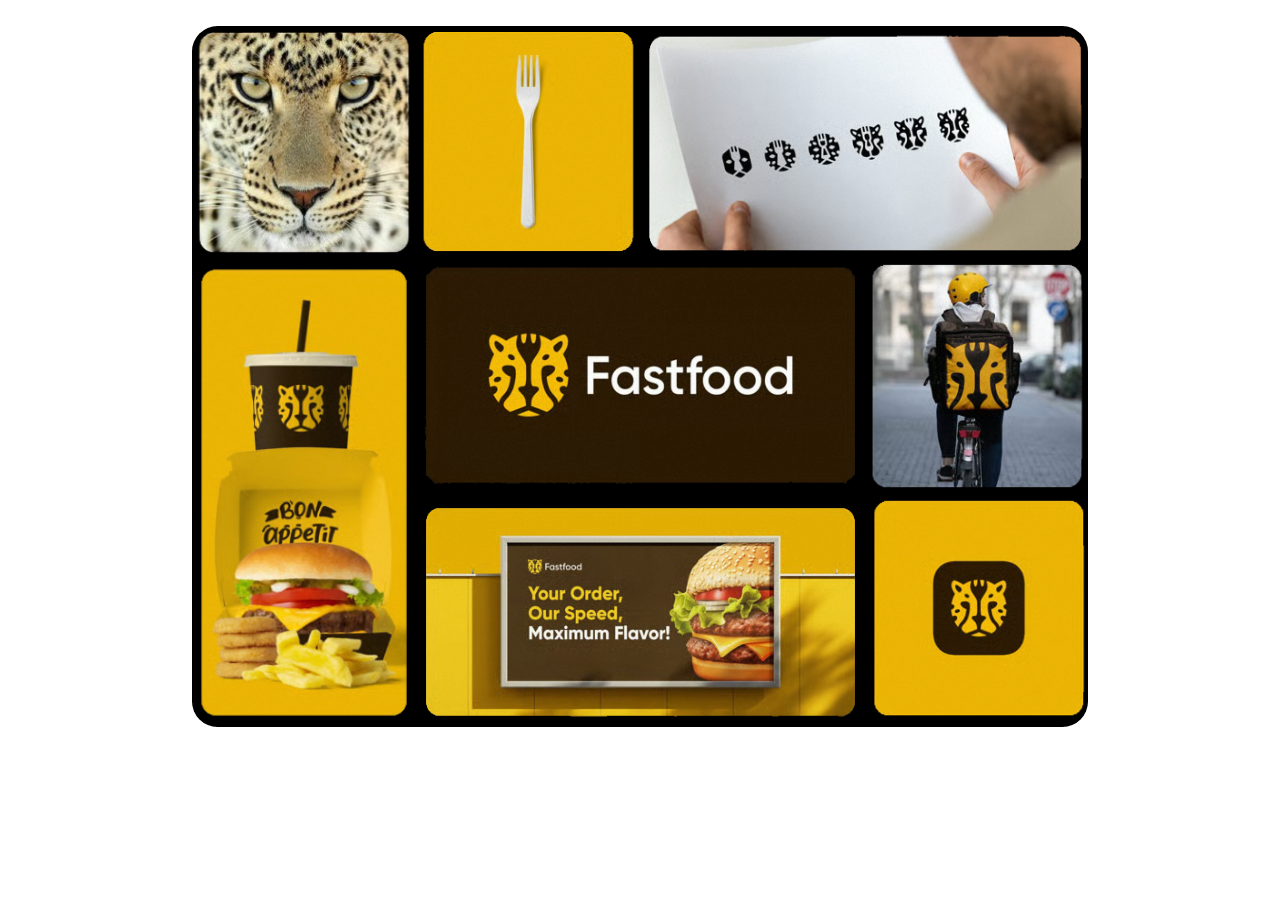
<file: Dia10/index.html>
<!DOCTYPE html>
<html lang="en">
<head>
    <meta charset="UTF-8">
    <meta name="viewport" content="width=device-width, initial-scale=1.0">
    <title>Html grid</title>
    <link rel="stylesheet" href="style/style.css">
</head>
<body>
    <div class="box ">
        <img src="img/anuncio.png" alt="" class="ft1">
        <img src="img/fastfood.png" alt="" class="ft2">
        <img src="img/figuras.png" alt="" class="ft3">
        <img src="img/hamburguesa.png" alt="" class="ft4">
        <img src="img/leon.png" alt="" class="ft5">
        <img src="img/rappi.png" alt="" class="ft6">
        <img src="img/tenedor.png" alt="" class="ft7">
        <img src="img/tigre.png" alt="" class="ft8">

    </div>
</body>
</html>
</file>
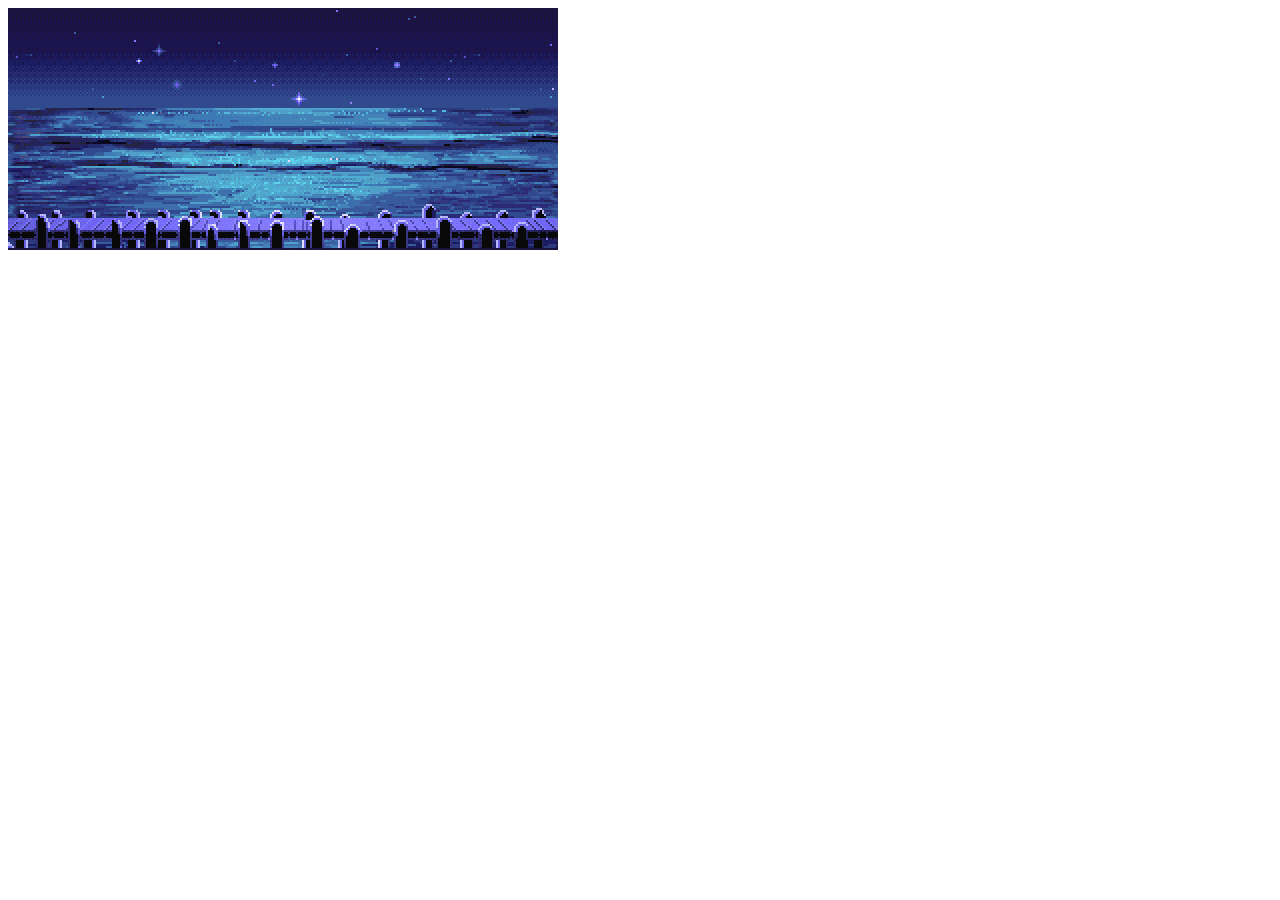
<file: Dia11/index.html>
<!DOCTYPE html>
<html lang="en">
<head>
    <meta charset="UTF-8">
    <meta name="viewport" content="width=device-width, initial-scale=1.0">
    <title>running</title>
    <link rel="stylesheet" href="style/style.css">
</head>
<body>
    <div class="fondo"></div>
    <div class="puente"></div>
    <div class="personaje"></div>
</body>
</html>
</file>
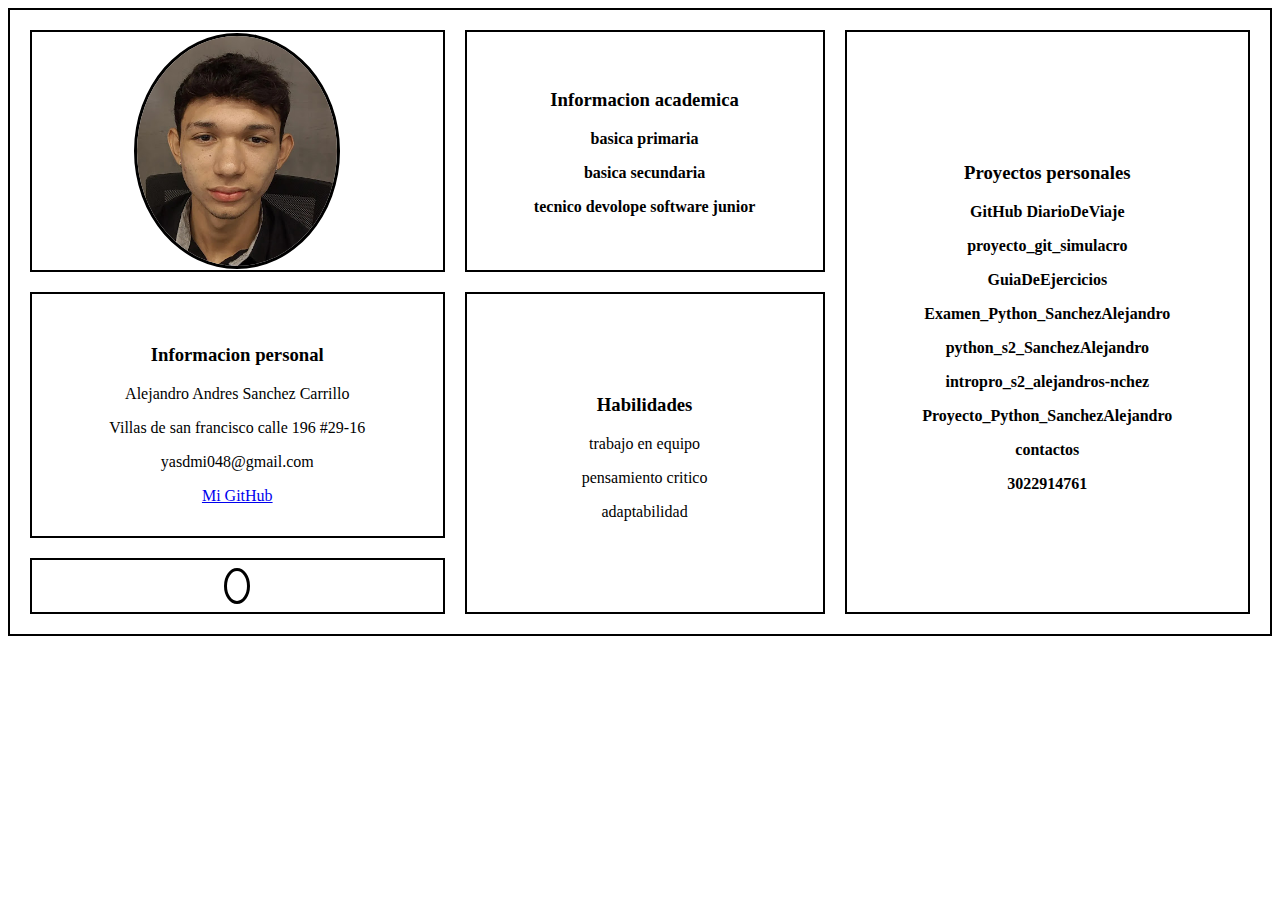
<file: Dia2/index.html>
<!DOCTYPE html>
<html lang="en">
<head>
    <meta charset="UTF-8">
    <meta name="viewport" content="width=device-width, initial-scale=1.0">
    <title>proyecto de vida</title>
</head>
<link rel="stylesheet" href="./css/style.css">
<body>
    <table style="width: 100%; border-spacing: 20px 20px; border-collapse: separate;">

  <tr>
    <th>
      
      <div class="circulo">
          <img src="./img/alejandro.jpg" alt="no tienes internet">
      </div>
    </th>
    
    <th >
      <h3 >Informacion academica </h3> 
      <p>basica primaria</p>
      <p>basica secundaria</p>
      
      <p>tecnico devolope software junior </p>
    </th>

    <th  rowspan="3" style="padding-top: 10px;">
      <h3>Proyectos personales </h3>
      <p >GitHub
        DiarioDeViaje</p>
        <p >proyecto_git_simulacro</p>
        <p>GuiaDeEjercicios</p>
        <p>Examen_Python_SanchezAlejandro</p>
        <p>python_s2_SanchezAlejandro</p>
        <p>intropro_s2_alejandros-nchez</p>
        <p>Proyecto_Python_SanchezAlejandro</p>
      <p>contactos </p>
      <p>3022914761</p>
      
    </th>
    </td>
  </tr>

  <tr>
    <td>
      <div class="Informacion">
          <h3>Informacion personal</h3> 
          <p> Alejandro Andres Sanchez Carrillo</p>
          <p>Villas de san francisco calle 196 #29-16</p>
          <p>yasdmi048@gmail.com</p>
          <a href="https://github.com/Alejandro270704?tab=repositories"> Mi GitHub</a>
      </div> 
    </td>

    <td rowspan="3" style="padding-top: 10px;">
        <div class="Habilidades">
    
            <h3>Habilidades </h3>
    
            <p>trabajo en equipo</p>
    
            <p>pensamiento critico </p>
    
            <p>adaptabilidad</p>
</div>
    </td>
    
  </tr>


  <tr>
    <td>
      <div style="width: 20px; 
      height: 30px;
      border: 3px solid #000;
      border-radius: 50%;
      margin-left: 20px;
      margin-top: 10px;
      margin: 0 auto;"
      >
      </div>
      
    </td>
    
  </tr>

</table>
</body>
</html>
</file>
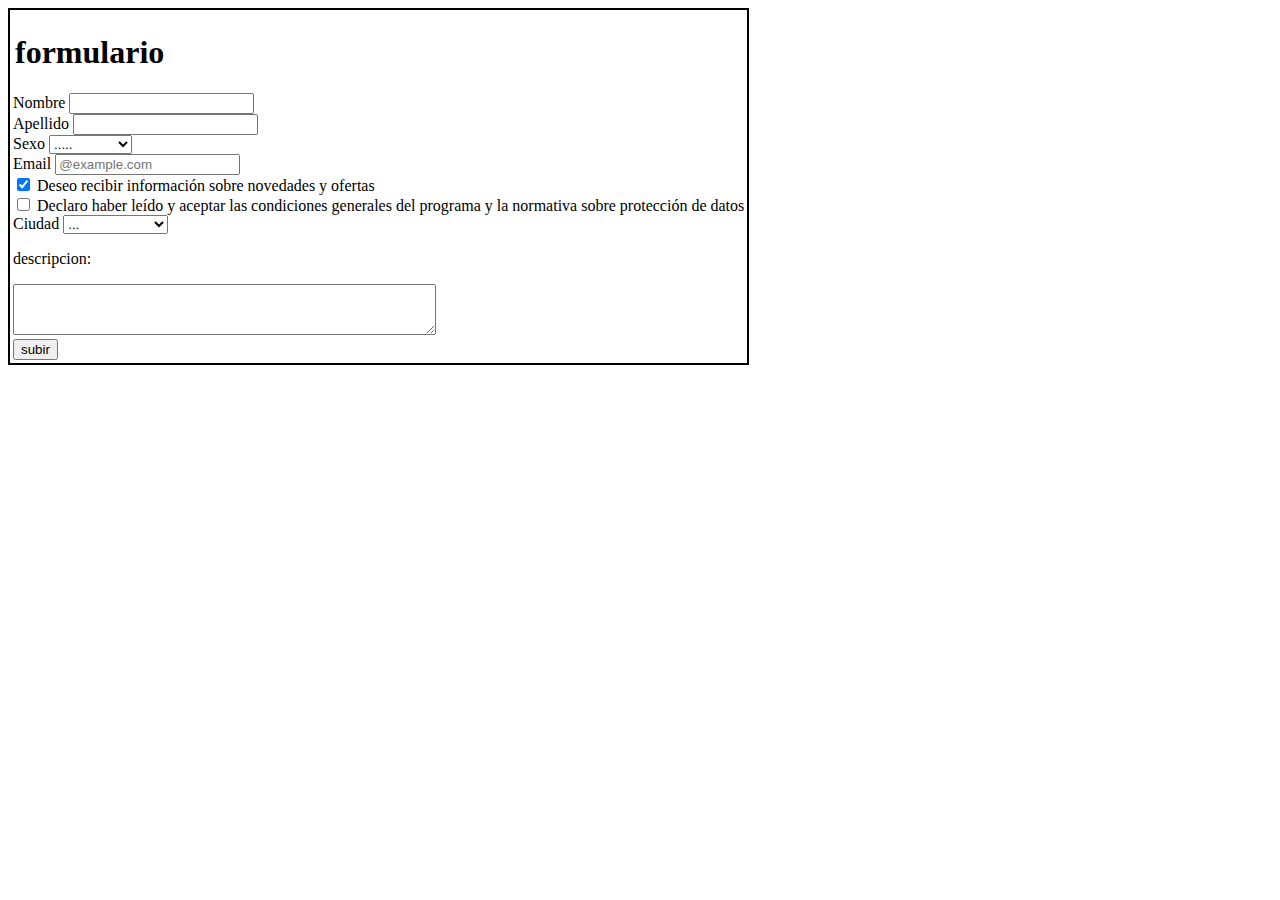
<file: Dia3/index.html>
<!DOCTYPE html>
<html lang="en">
<head>
    <meta charset="UTF-8">
    <meta name="viewport" content="width=device-width, initial-scale=1.0">
    <title>Formulario de registro - Mi web</title>
    <link rel="stylesheet" href="style.css">
</head>
<body>

    <table >
        <td>
    
    
<form action="enviar formulario" method="post"> 
    <legend><h1>formulario </h1></legend>
    <label for="name">Nombre</label>
    <input type="text" name="name" maxlength="50" required>
<br>
    <label for="apellido">Apellido</label>
    <input type="text" name="apellido" maxlength="50" 
    required > 
<br>
    <label for="sexo">Sexo</label>
    <select name="sexo" required>
        <option value="blanco" disabled selected>.....</option>
        <option value="Masculino">Masculino</option>
        <option value="Femenino">Femenino</option>


    </select>
<br>
    <label for="Email">Email</label>
    <input type="email" pattern="+@example.com" required placeholder="@example.com"  >
<br>
    <input type="checkbox" checked>
    <label for="terminos">
       Deseo recibir información sobre novedades y ofertas</label>
<br>
    <input type="checkbox" required >
    <label for="terminos y condiciones" >  Declaro haber leído y aceptar las condiciones generales del programa y la normativa sobre protección de datos </label>
<br>
    <label for="ciudad">Ciudad</label>
    <select name="poblacion " >
        <option value="blanco" disabled selected>...</option>
        <option value="Bucaramanga">Bucaramanga</option>
        <option value="Giron">Giron</option>
        <option value="Floridablanca">Floridablanca</option>
        <option value="Piedecuesta">Piedecuesta</option>

 
    </select>
<br>
<p>descripcion:</p>
<textarea name="descripcion" rows="3" cols="50"></textarea>

<br>
    <button>subir</button>
</form>
</td>
    </table>

</body>
</html>
</file>
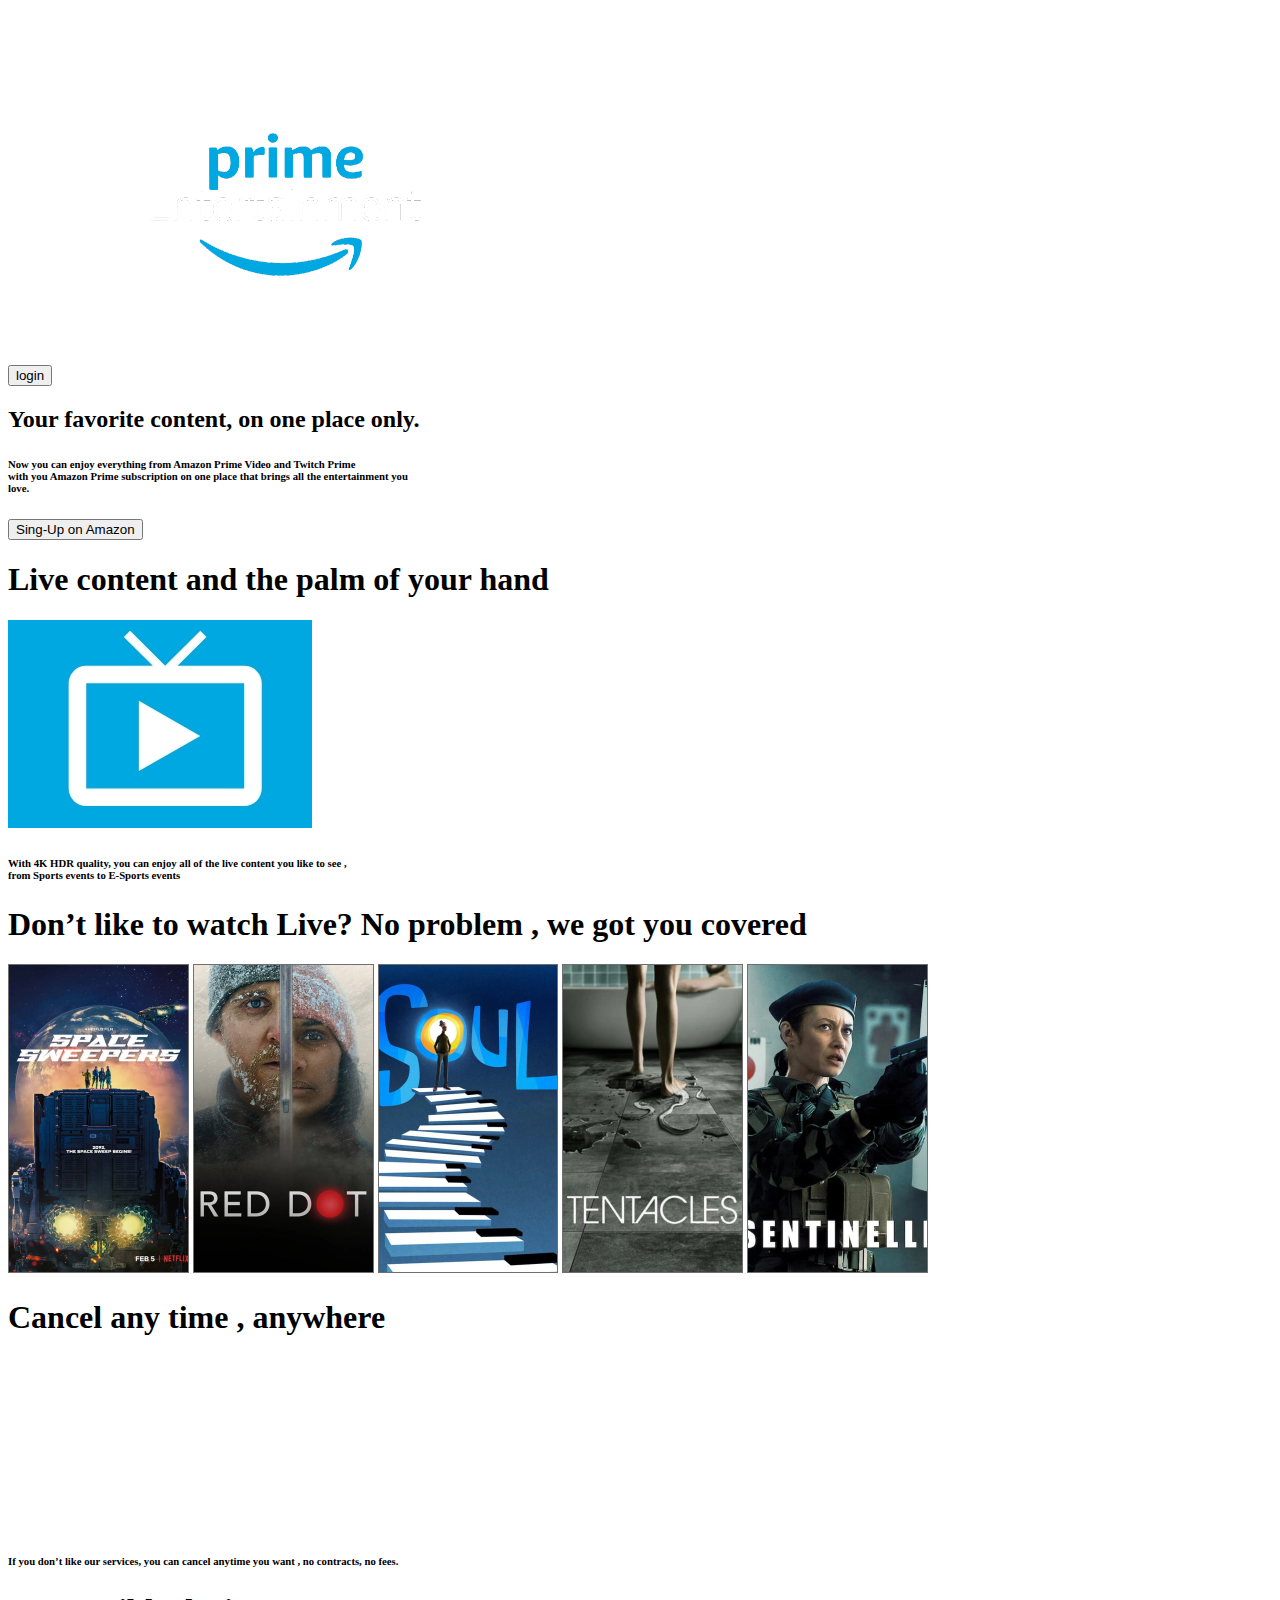
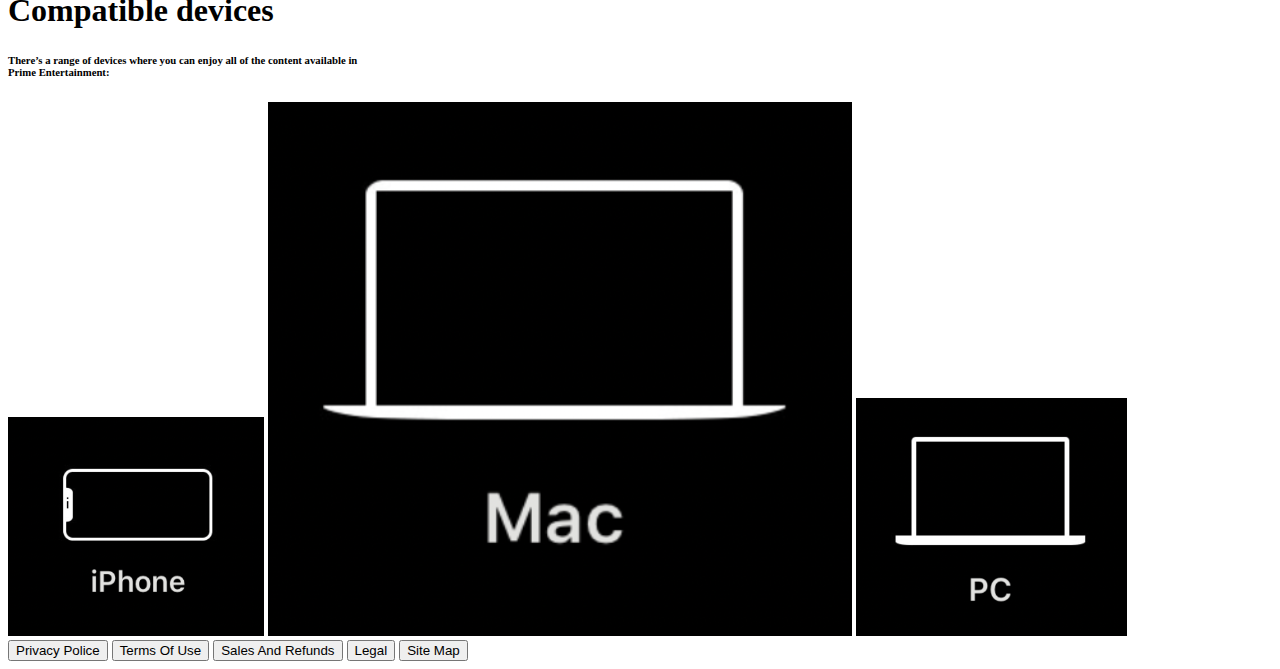
<file: Dia4/index.html>
<!DOCTYPE html>
<html lang="en">
<head>
    <meta charset="UTF-8">
    <meta name="viewport" content="width=device-width, initial-scale=1.0">
    <title>wireframe a HTML/CSS </title>
    <link rel="stylesheet" href="style.css">
</head>
<body>
    <div class="inicio">
    
        <div class="lupa"><img src="img/lupa.svg" ></div>
        <div class="LogoPrime"> <img src="img/LogoPrime.png"  ></div>
    
        <button class="box-login">login</button>
        <h2 class="head">Your favorite content, on one place only.</h2>
        <h6 class="texto1 ">Now you can enjoy everything from Amazon Prime Video and Twitch Prime <br> with you Amazon Prime subscription on one place that brings all the entertainment you <br>love.</h6>
        <button class="box-sing">Sing-Up on Amazon</button>
        <div class="fondo">
        <div class="box-live">
            <h1 class="head-live">Live content and the palm of your hand</h1>
            <img src="img/imagentelevisor.jpeg" class="televisor"> 
            <h6 class="texto2">With 4K HDR quality, you can enjoy all of the live content you like to see ,<br> from Sports events to E-Sports events </h6>
            
        </div>
    
        <div class="box-movies">
            <h1 class="texto3">Don’t like to watch Live? No problem , we got you covered</h1>
            <img src="img/space.png">
            <img src="img/red_dot.png" >
            <img src="img/soul.png" >
            <img src="img/tentacles.png" >
            <img src="img/sentinella.png" >

        </div>
        <div class=" box-cancel">
            <h1 class="titulo-cancel">Cancel any time , anywhere</h1>
            <img src="img/cancel.svg" class="img-cancel">
            <h6 class="texto4">If you don’t like our services, you can cancel anytime you want , no contracts, no fees.</h6>


        </div>
        <div class="box-final">
            <h1 class="titule-final"> Compatible devices</h1>
            <h6>There’s a range of devices where you can enjoy all of the content available in <br> Prime Entertainment:</h6>
            
            <img src="img/iphone.png" >
            <img src="img/mac.png" >
            <img src="img/pc.png" > 
            
        </div>
        
       
        <div class="credits">
            <button >Privacy Police</button>
            <button>Terms Of Use</button>
            <button>Sales And Refunds</button>
            <button>Legal</button>
            <button>Site Map</button>





        </div>
    </div>
    
        

   
    
</body>
</html>
</file>
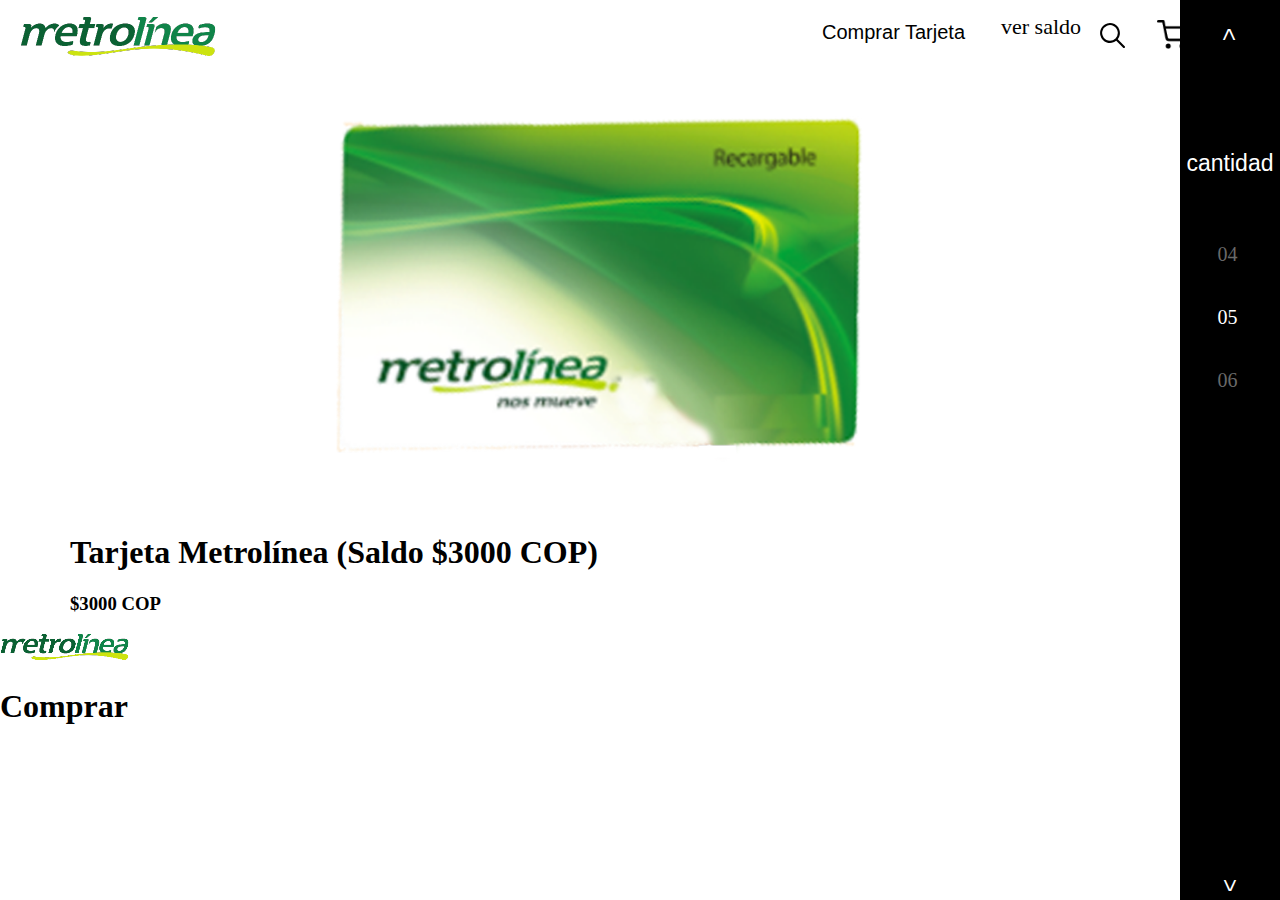
<file: Dia5/index.html>
<!DOCTYPE html>
<html lang="en">
<head>
    <meta charset="UTF-8">
    <meta name="viewport" content="width=device-width, initial-scale=1.0">
    <title>Metrolinea</title>
    <link rel="stylesheet" href="style/style.css">
</head>
<body class="principal">
    <div class="menu-horizontal">
        <img src="img/metrolinea1.png" alt="" class="metro">
        <button class="tarjeta">Comprar Tarjeta</button>
        <a href="" class="saldo">ver saldo </a>
        <button class="lupa"><img src="img/lupa.svg" alt="" ></button>
        <button class="shoppe"><img src="img/shoppe.png" alt=""></button> 
        </div>
        <div class="sidebar">
            <button id="boton1">&#62;</button>
            <button id="boton3">cantidad</button>
            
            <ul>
                <li id="li1"> 04</li>
                <li> 05</li>
                <li id="li2"> 06</li>

            </ul>
            <button id="boton2">&#62;</button>


        </div>
        <img src="img/Metrolinea.png" alt="" id="card">
        <div class="texto">
            <h1>Tarjeta Metrolínea (Saldo $3000 COP)</h1>
            <h3>$3000 COP</h3>
        </div>
        <div>
            <img src="img/metro.png" alt="" >
            <h1>Comprar</h1>
        </div>
        
    </div>
</body>
</html>
</file>
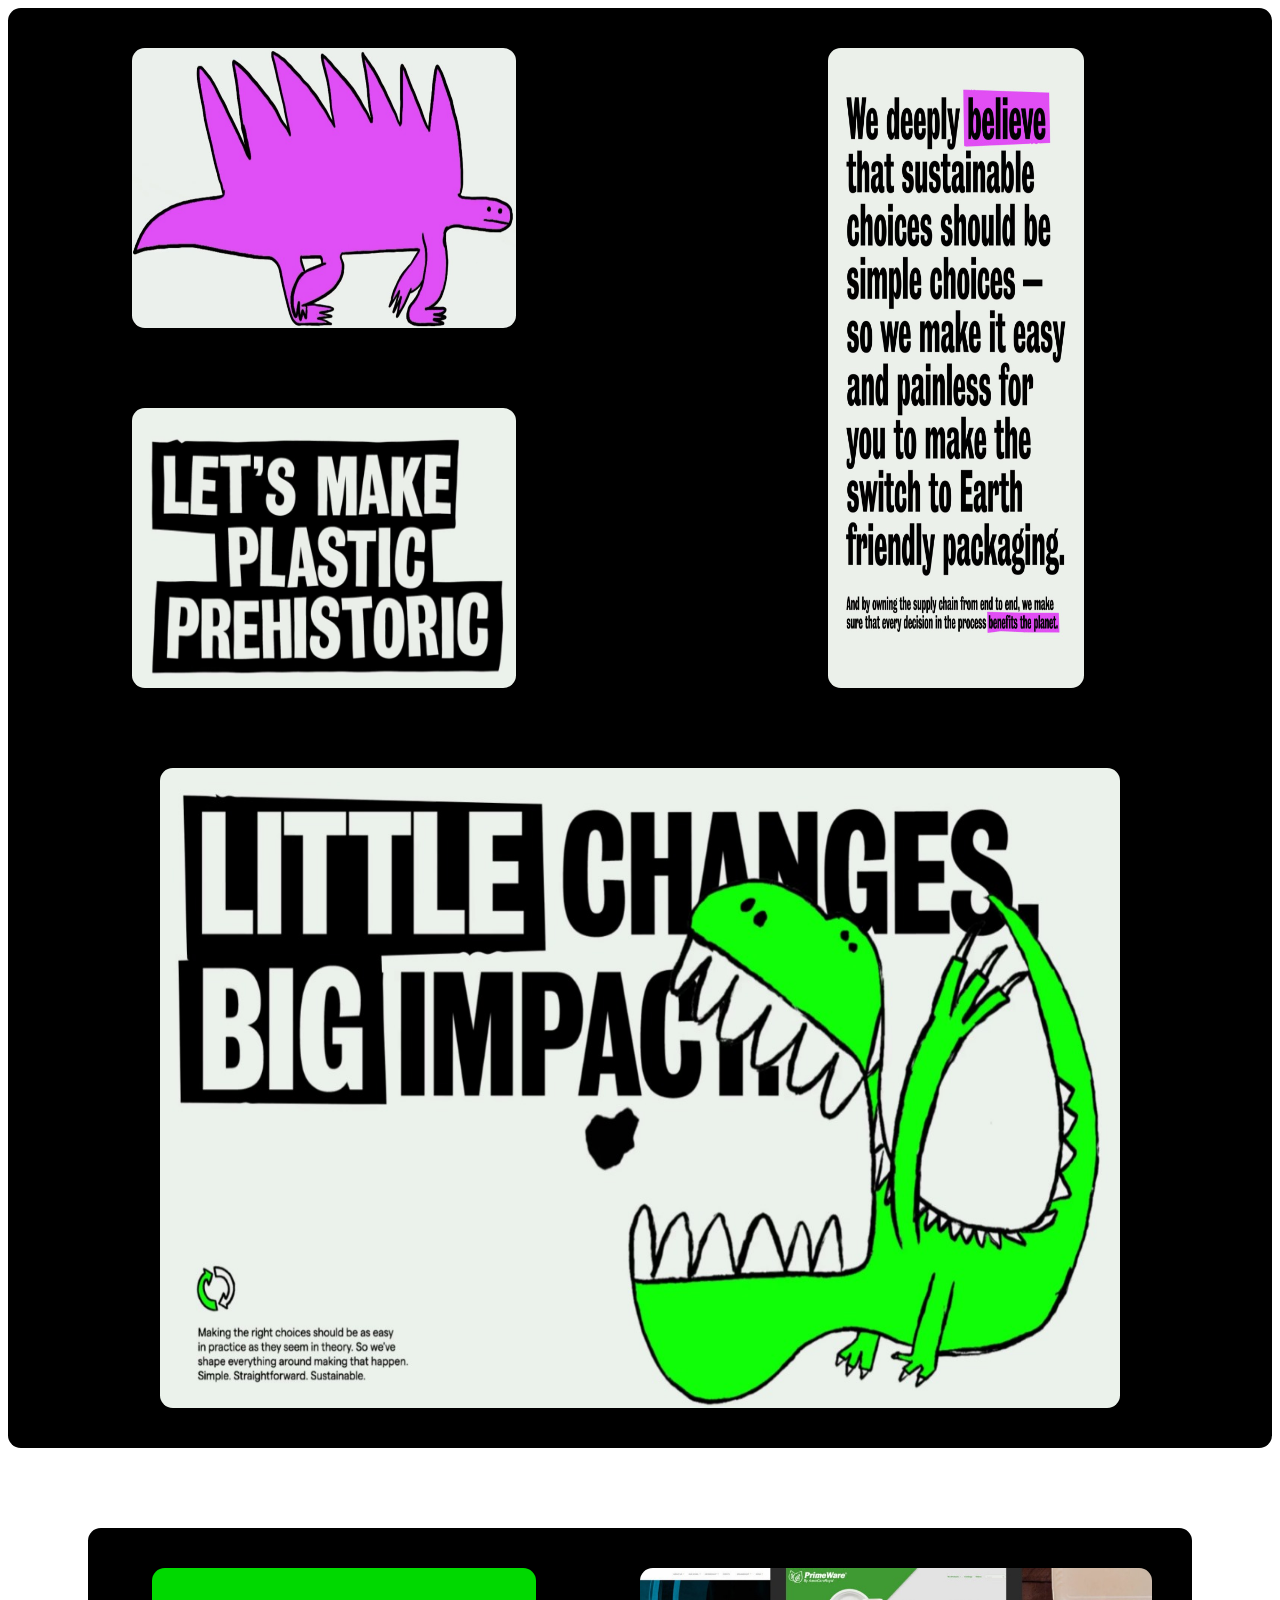
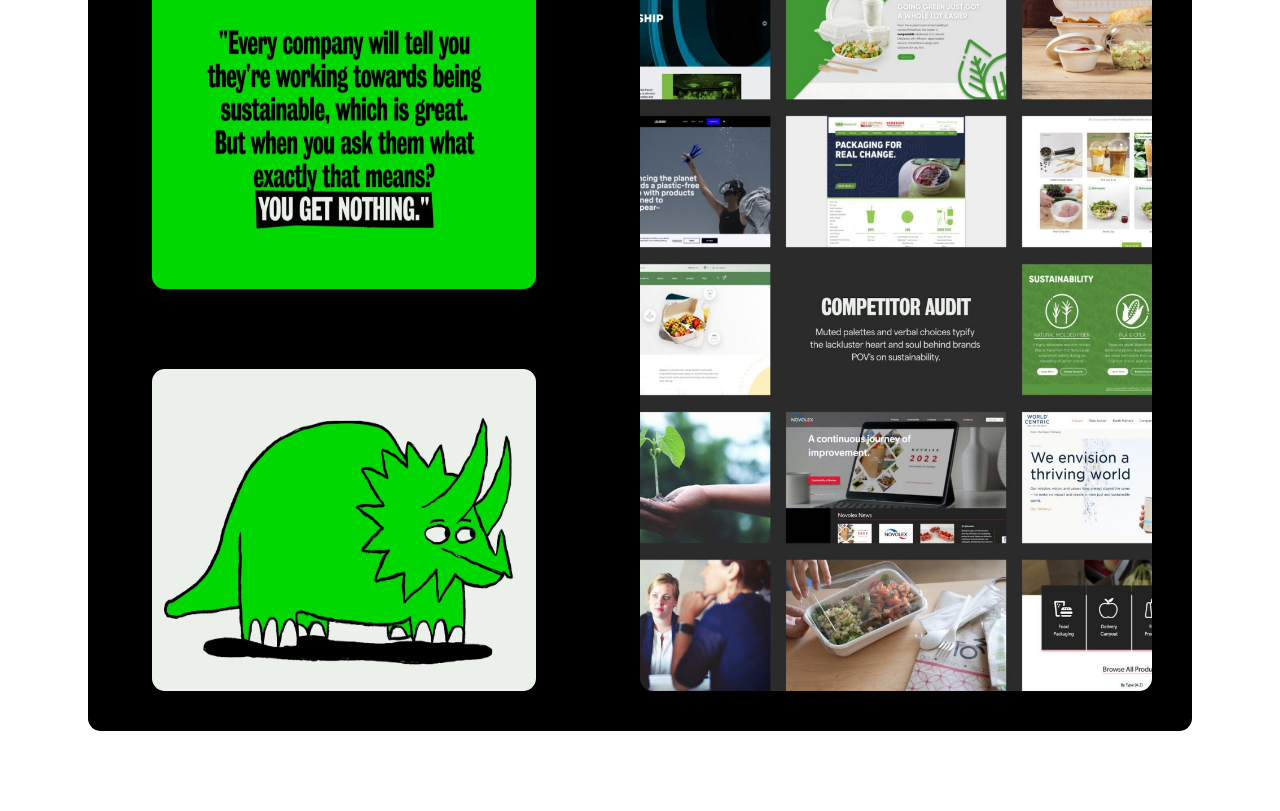
<file: Dia9/index.html>
<!DOCTYPE html>
<html lang="en">
<head>
    <meta charset="UTF-8">
    <meta name="viewport" content="width=device-width, initial-scale=1.0">
    <title>bentoginds</title>
    <link rel="stylesheet" href="style/style.css">
</head>

<body>
    <div class="box-1">
        <div class="elemento1">
            <img src="img/4d.jpg" alt="">
        </div>
        <div class="elemento2">
            <img src="img/1.jpg" alt="">
        </div>
        <div class="elemento3">
            <img src="img/3.jpg" alt="">
        </div>
        <div class="elemento4">
            <img src="img/5.jpg" alt="">
        </div>
    </div>
    
    <div class="box-2">
        <div class="elemento5">
            <img src="img/2d.jpg" alt="">
        </div>
        <div class="elemento6">
            <img src="img/7.jpg" alt="">
        </div>
        <div class="elemento7">
            <img src="img/6.jpg" alt="">
        </div>
    </div>
</body>
</html>
</file>
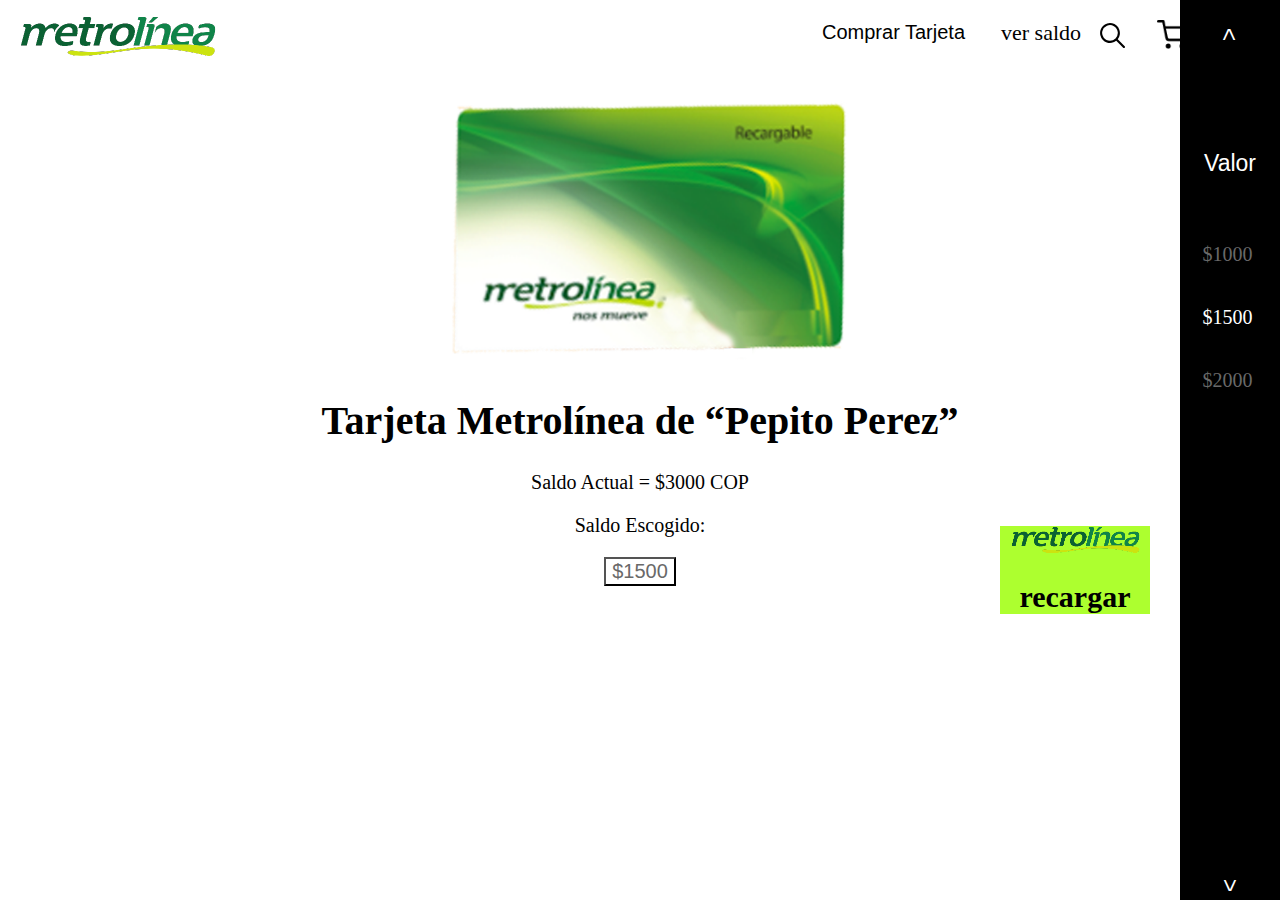
<file: Dia5/index2.html>
<!DOCTYPE html>
<html lang="en">
<head>
    <meta charset="UTF-8">
    <meta name="viewport" content="width=device-width, initial-scale=1.0">
    <title>Metrolinea</title>
    <link rel="stylesheet" href="style/style2.css">
</head>
<body class="principal">
    <div class="menu-horizontal">
        <img src="img/metrolinea1.png" alt="" class="metro">
        <button class="tarjeta">Comprar Tarjeta</button>
        <a href="index2.html" class="saldo">ver saldo </a>
        <button class="lupa"><img src="img/lupa.svg" alt="" ></button>
        <button class="shoppe"><img src="img/shoppe.png" alt=""></button> 
        </div>
        <div class="sidebar">
            <button id="boton1">&#62;</button>
            <button id="boton3">Valor</button>
            
            <ul>
                <li id="li1"> $1000</li>
                <li> $1500</li>
                <li id="li2"> $2000</li>

            </ul>
            <button id="boton2">&#62;</button>


        </div>
        <img src="img/Metrolinea.png" alt="" id="card">
        <div class="texto">
            <h1>Tarjeta Metrolínea de “Pepito Perez”</h1>
            <p>Saldo Actual = $3000 COP</p>
            <p>Saldo Escogido:</p>
            <button>$1500</button>
        </div>
        <div class="shopping">
            <img src="img/metro.png" alt="" >
            <h1>recargar</h1>
            
        </div>
        
    </div>
</body>
</html>
</file>
<file: Dia10/style/style.css>
body{
    margin: 0;
    padding: 0;
}
.box{
    background-color: black;
    margin: 2vw 15vw;
    border-radius: 2vw;
    display: grid;
    grid-template-columns: repeat(4,1fr);
    grid-template-rows: repeat(3,1fr);
    width: auto;
    height: auto;
    justify-content: center;
    align-items: center;
    
}
.box img{
    width: 100%;
    height: 100%;
    
}

.ft1 {
    
    grid-column: 2/4;
    grid-row: 3/4;
}
.ft2  {
    
    grid-column: 2/4;
    grid-row: 2/3;
}
.ft3 {
   
   grid-column: 3/5;
   grid-row: -4/-3;
}
.ft4 {
   
   grid-column: 1/2;
   grid-row: 2/4;
}

.ft5{
    grid-column: 1/2;
    grid-row:1/2;
    
}
.ft6 {
   
    grid-column: 4/5;
    grid-row: 2/3;
}
.ft7 {
   
    grid-column: 2/3;
    grid-row: 1/2;
}
.ft8{
    
    grid-column: 4/5;
    grid-row: 3/4;
   
}
</file>
<file: Dia11/style/style.css>
body{
   

}
.fondo{
    background-image: url(./../img/monkey-sky.png);
    width: 100%;
    height: 100px;
    background-repeat: no-repeat;
    margin: 110 auto;
    
}
.puente{
    background-image: url(./../img/monkey-sea.png);
    width: 100%;
    height: 200px;
    background-repeat: no-repeat;
}
.personaje{
    background-image: url(./../img/bernie.png);
    
}
</file>
<file: Dia2/css/style.css>
table, th, td {
  text-align: center;
  border: 2px solid black;
  border-collapse: collapse;
  
}

.circulo {
width: 200px;
height: 230px; 
border-radius: 50%;
overflow: hidden;
  margin: 0 auto; 

 
border: 3px solid #000;
}
.circulo img {
  width: 100%;           
  height: 100%;          
  object-fit: cover;    
}

.circulo2 {
width: 20px;
height: 20px; 
border-radius: 50%;
overflow: hidden; 
border: 5px solid #000;

}
.Habilidades {
   margin: 90px 0;
  
}
</file>
<file: Dia3/style.css>
table {
    border: 2px solid black;
    border: 2px solid black;
    
}
</file>
<file: Dia4/style.css>

</file>
<file: Dia5/style/style.css>
.principal{
    margin: 0;
    padding: 0;
    
}
.menu-horizontal {
    display: flex;
    position: relative;
    
    
    

}
.metro {
    margin-top: 15px;
    margin-left: 20px;
}
.tarjeta{
    
    background-color: transparent;
    border: none;
    font-size: 20px;
    cursor: pointer;
    margin-left: 600px;
    margin-top: 5px;

    
}
.saldo {
    text-decoration: none;
    color: black;
    font-size: 22px;
    margin-top: 14px;
    margin-left: 30px;
}
.lupa{
    background-color: transparent;
    border: none;
    margin-left: 13px;
    margin-top: 15px;
    cursor: pointer;
}
.lupa img{
    width: 25px;
}
.shoppe{
    border: none;
    background-color: transparent;
    margin-left: 20px;
    margin-top: 13px;
    cursor: pointer;
}
.shoppe img {
    width: 30px;
}
.sidebar button{
    border: none;
    background-color: transparent;
    color: white;
    font-size: 23px;

    
}
.sidebar{
    
    font-size: 30px;
    background-color: black;
    color: white;
    position: fixed;
    top: 0;
    right: 0;
    height: 100%;
    width: 100px;
    cursor: pointer;
    display: flex;
    flex-direction: column;
    align-items: center;
    
}
#boton1,#boton2{
    cursor: pointer;
}
#boton1{
    transform: rotate(-90deg);
    margin-top: 20px;
    
}
#boton2{
    transform:rotate(90deg);
    margin-top: auto;
}
#boton3{
    margin-top: 100px;
}
ul {
    list-style: none;
    margin-right: 45%;
    margin-top: 65px;
   
}
#li1,#li2{
    color: dimgray;;
}
.ul,li{
    font-size: 20px;
    margin-bottom: 40px;
}
#card{
    width: 800px;
    margin-left: 200px;
}
.texto{
    
    margin-left: 70px;
}
</file>
<file: Dia9/style/style.css>
body{
    background-color: white;
    
}
.box-1 {
    background-color: black;
    
    
    border-radius: 1vw;
    display: grid;
    grid-template-columns: repeat(2,1fr);
    grid-template-rows: 1fr 1fr 2fr;
    
}
.box-1 img{
    border-radius: 1vw;
    margin: 40px 40px;
}
.elemento1{
    grid-column: 1/2;
    grid-row: 1/2;
}
.elemento1 img {
    
    width: 30vw;
}
.elemento2{
    grid-column: 1/2;
    grid-row: 2/3;
}
.elemento2 img{
    
    width: 30vw;
    
}
.elemento3{
    grid-column: 2/3;
    grid-row: -4/-2;
}
.elemento3 img{
   
    width: 20vw;

}
.elemento4 img{
   
    width: 75vw;
    height: 50vw;
    

}
.elemento4{
    grid-column: -3/-1;
    grid-row: 4/3;
    
}
.elemento1 ,.elemento2,.elemento3,.elemento4{
    
    
    display: flex;
    justify-content: center;
}
.box-2{
    background-color: black;
    margin: 80px 80px;
    height: 100%;
    border-radius: 1vw;
    display: grid;
    grid-template-columns: 1fr 1fr;
    grid-template-rows: 1fr 1fr;
}
.elemento5 img{
   
    width: 30vw;
}
.elemento6 img{
   
    width: 30vw;
}
.elemento7 img{
   
    width: 40vw;
}
.elemento5{
    grid-column: 1/2;
    grid-row: 1/2;
}
.elemento6{
    grid-column: -3/-2;
    grid-row: 2/3;
}
.elemento7{
    grid-column: 2/3;
    grid-row: -3/-1;
}
.elemento5 ,.elemento6,.elemento7{
    
    margin: 40px 40px;
    display: flex;
    justify-content: center;
}
.elemento5 img ,.elemento6 img,.elemento7 img{
    
   border-radius: 1vw;
}
</file>
<file: Dia5/style/style2.css>
.principal{
    margin: 0;
    padding: 0;
    
}
.menu-horizontal {
    display: flex;
    position: relative;
    
    
    

}
.metro {
    margin-top: 15px;
    margin-left: 20px;
}
.tarjeta{
    
    background-color: transparent;
    border: none;
    font-size: 20px;
    cursor: pointer;
    margin-left: 600px;
    margin-top: 5px;

    
}
.saldo {
    text-decoration: none;
    color: black;
    font-size: 22px;
    margin-top: 20px;
    margin-left: 30px;
}
.lupa{
    background-color: transparent;
    border: none;
    margin-left: 13px;
    margin-top: 15px;
    cursor: pointer;
}
.lupa img{
    width: 25px;
}
.shoppe{
    border: none;
    background-color: transparent;
    margin-left: 20px;
    margin-top: 13px;
    cursor: pointer;
}
.shoppe img {
    width: 30px;
}
.sidebar button{
    border: none;
    background-color: transparent;
    color: white;
    font-size: 23px;

    
}
.sidebar{
    
    font-size: 30px;
    background-color: black;
    color: white;
    position: fixed;
    top: 0;
    right: 0;
    height: 100%;
    width: 100px;
    cursor: pointer;
    display: flex;
    flex-direction: column;
    align-items: center;
    
}
#boton1,#boton2{
    cursor: pointer;
}
#boton1{
    transform: rotate(-90deg);
    margin-top: 20px;
    
}
#boton2{
    transform:rotate(90deg);
    margin-top: auto;
}
#boton3{
    margin-top: 100px;
}
ul {
    list-style: none;
    margin-right: 45%;
    margin-top: 65px;
   
}
#li1,#li2{
    color: dimgray;;
}
.ul,li{
    font-size: 20px;
    margin-bottom: 40px;
}
#card{
    width: 600px;
    margin-left: 350px;
}
.texto{
    
    margin-left: 0;
    margin-top: -30px;
    text-align: center;
    font-size: 20px;
}
.texto button{
    background-color: transparent;
    font-size: 20px;
    color: dimgrey;
}
.shopping{
    background-color: greenyellow;
    width: 150px;
    font-size: 15px;
    margin-left: 1000px;
    margin-top: -60px;
    align-items: center;
    text-align: center;
    
}
.shopping img{
    margin-bottom: 1px;
}
</file>
